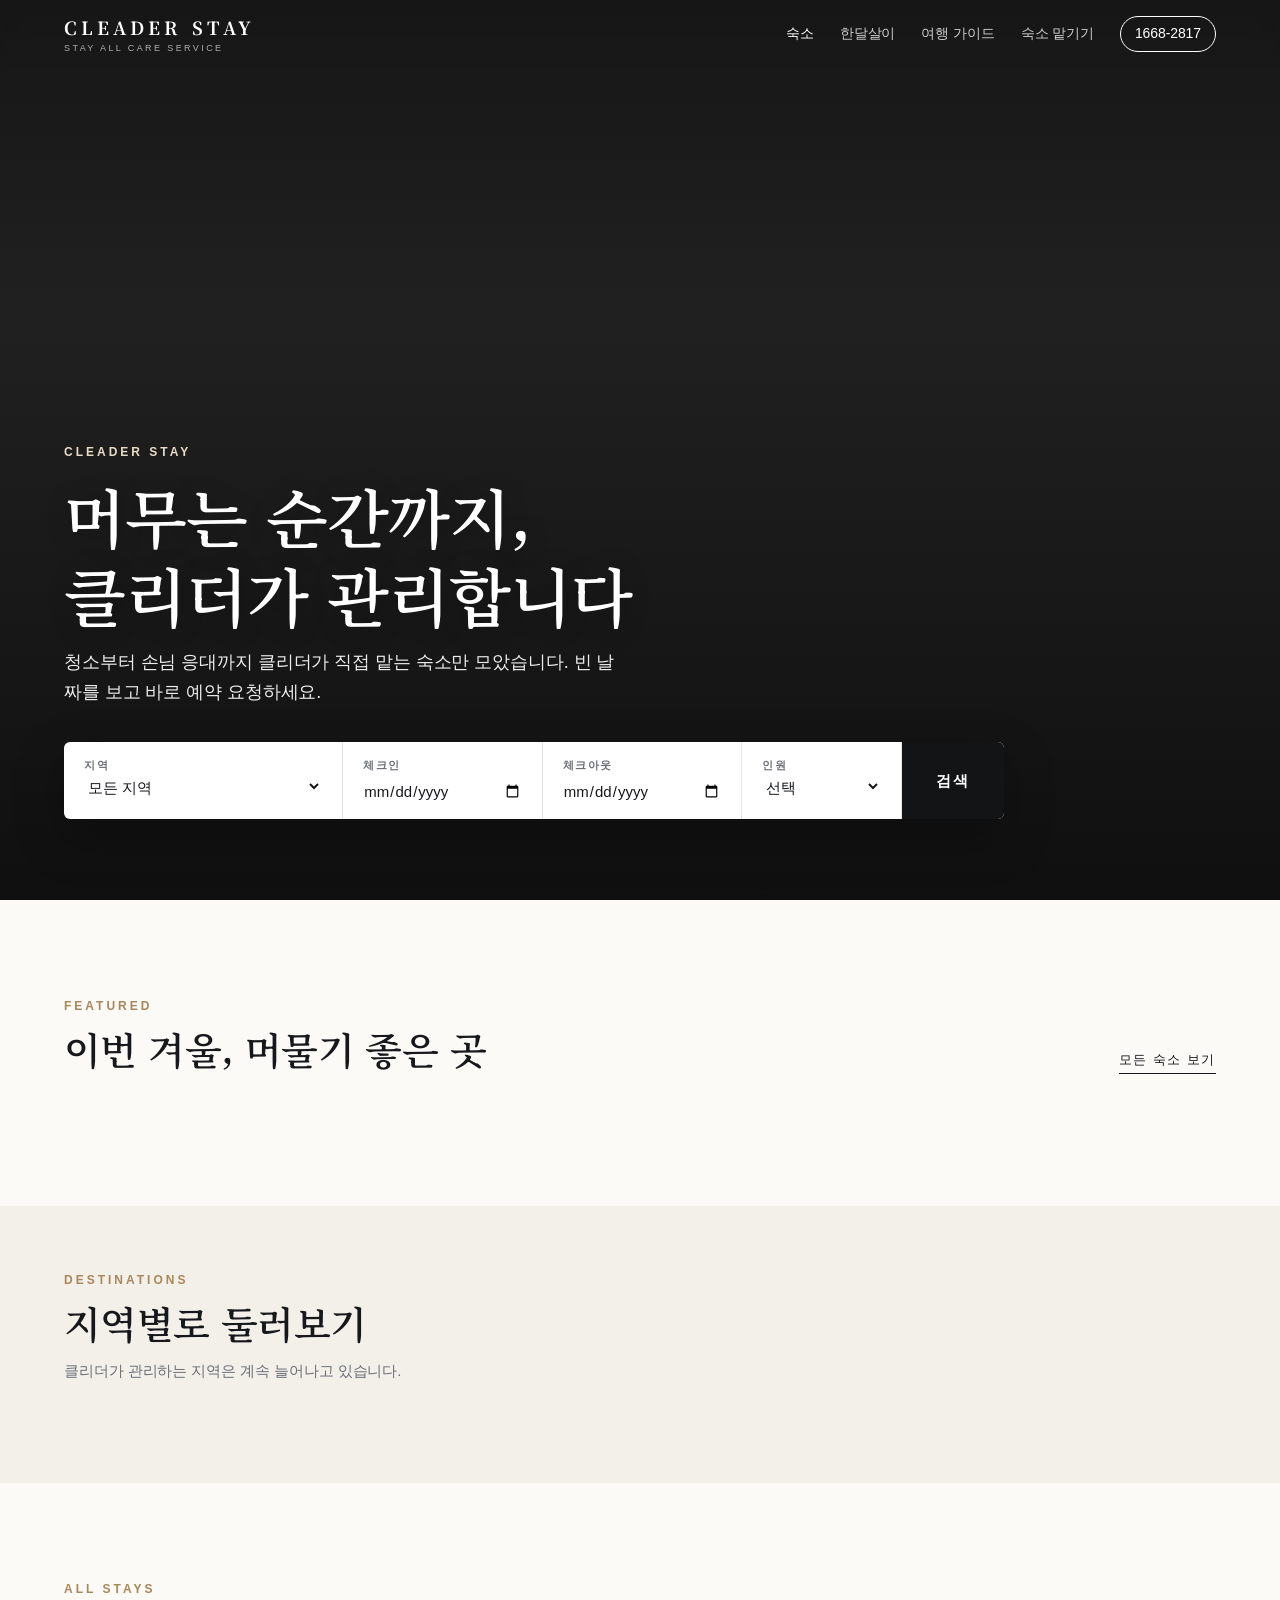
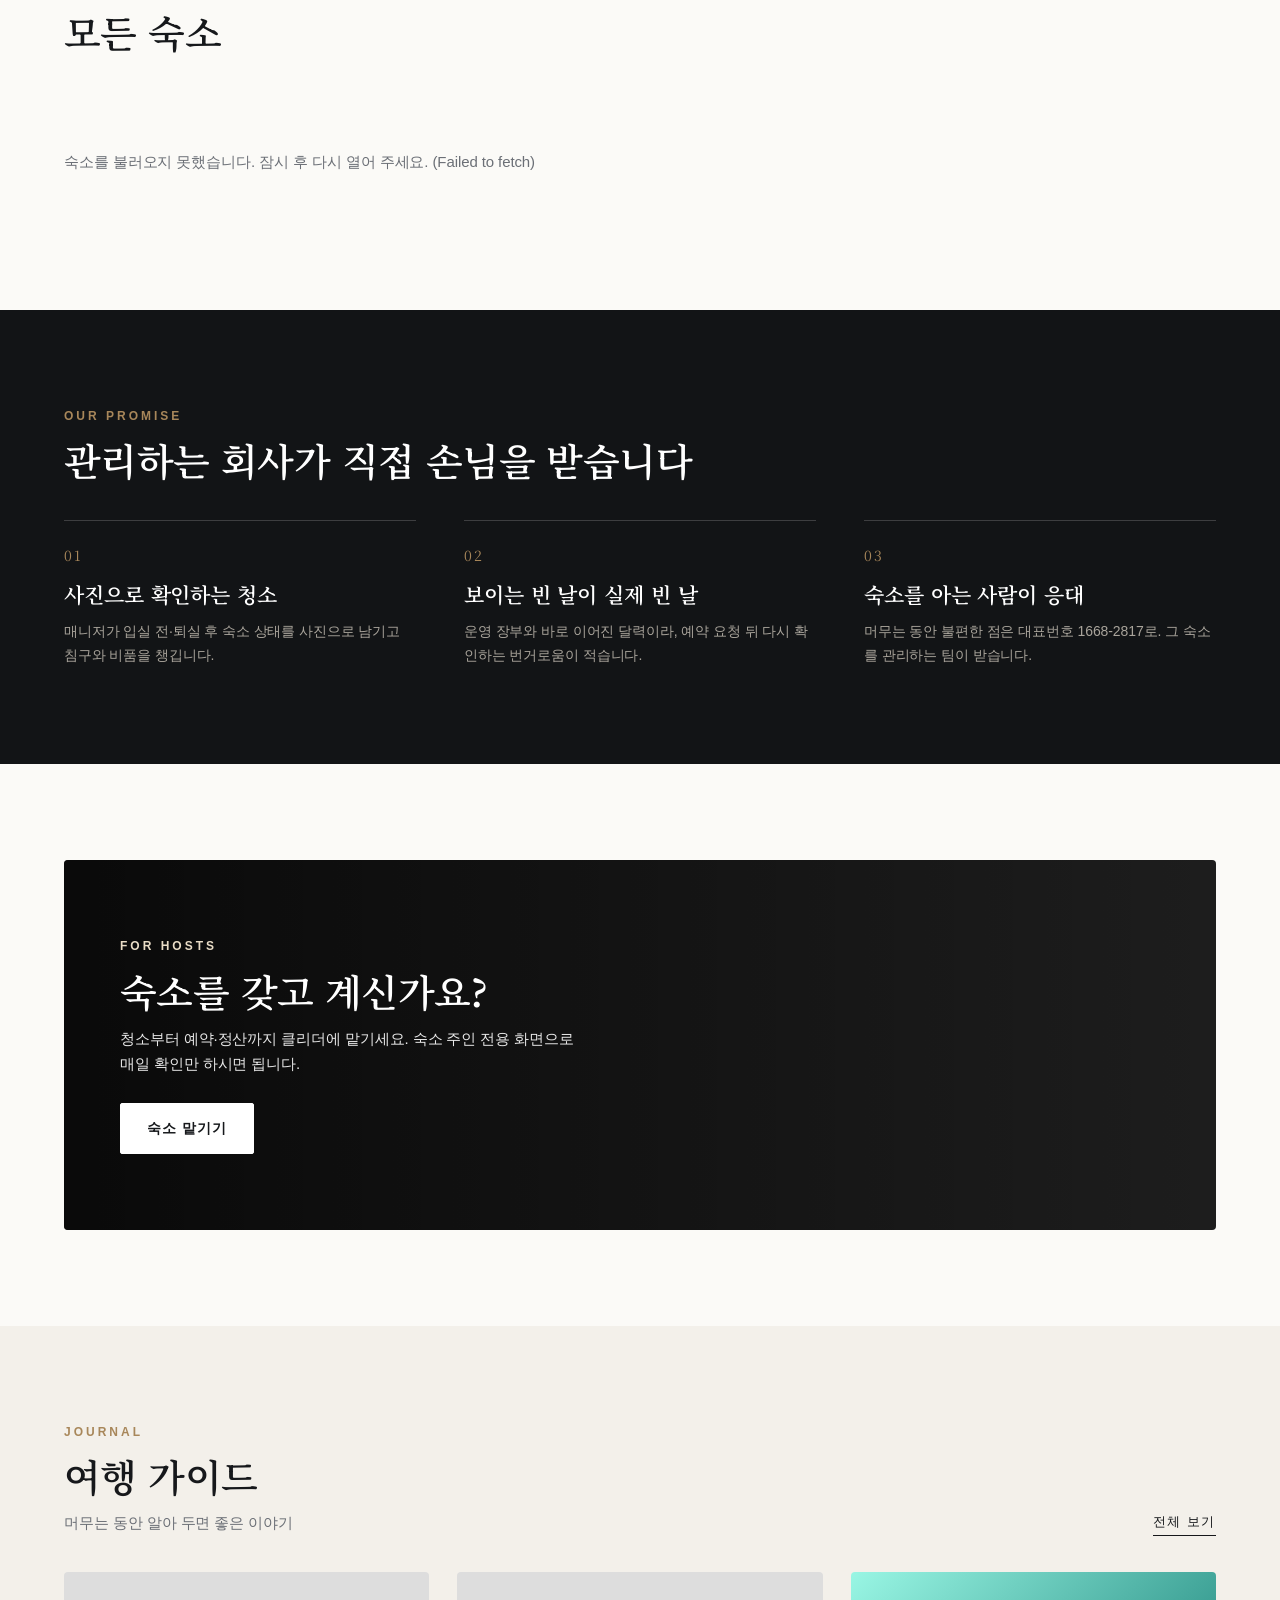
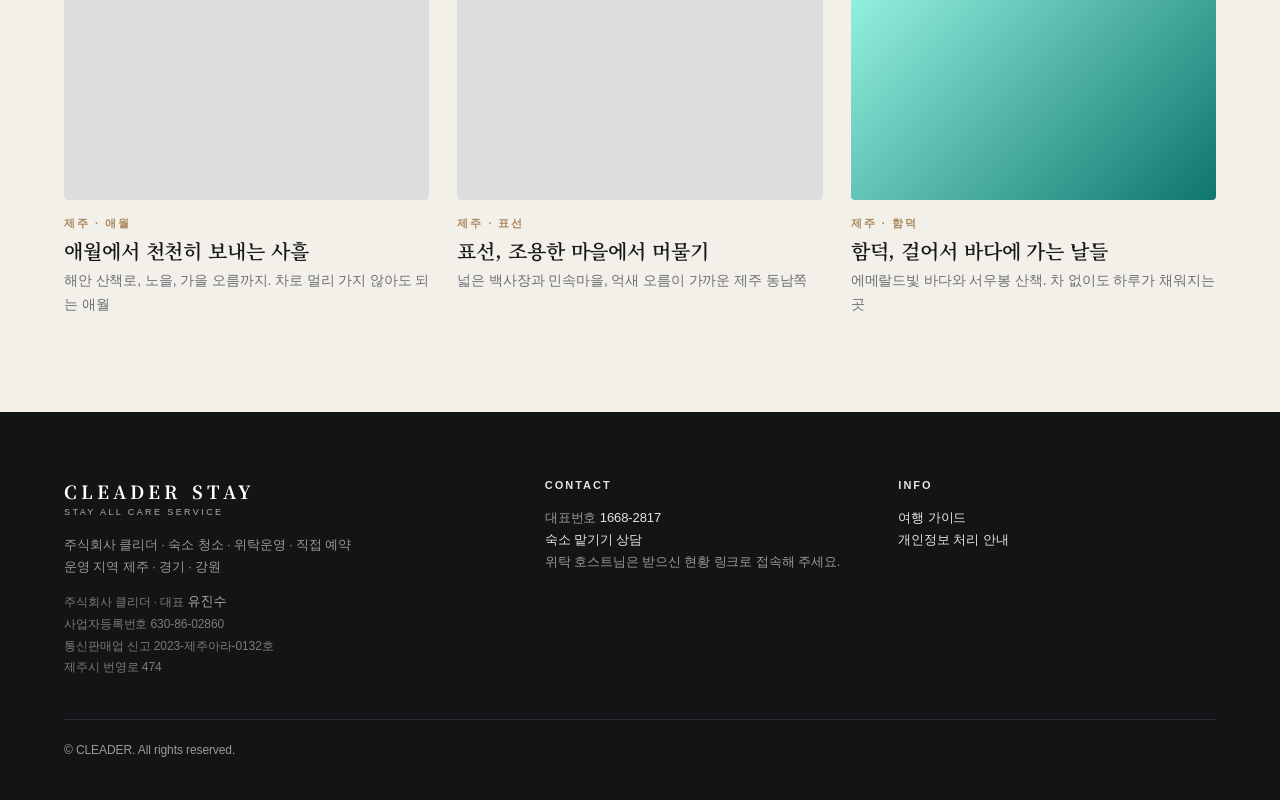
<file: index.html>
<!doctype html>
<html lang="ko">
<head>
<meta charset="utf-8">
<meta name="viewport" content="width=device-width,initial-scale=1">
<title>CLEADER STAY · 머무는 순간까지, 클리더가 관리합니다</title>
<meta name="description" content="클리더가 직접 청소하고 관리하는 숙소. 단박부터 한달살이까지 빈 날짜를 보고 바로 예약 요청하세요. 문의 1668-2817">
<meta name="robots" content="noindex">
<link rel="preconnect" href="https://fonts.googleapis.com"><link rel="preconnect" href="https://fonts.gstatic.com" crossorigin>
<link href="https://fonts.googleapis.com/css2?family=Noto+Serif+KR:wght@500;600;700&display=swap" rel="stylesheet">
<link rel="stylesheet" href="style.css">
</head>
<body data-page="home" class="over">
<header id="hd"></header>
<section class="hero" id="hero">
  <div class="wrap">
    <div class="eyebrow">CLEADER STAY</div>
    <h1>머무는 순간까지,<br>클리더가 관리합니다</h1>
    <p class="sub">청소부터 손님 응대까지 클리더가 직접 맡는 숙소만 모았습니다. 빈 날짜를 보고 바로 예약 요청하세요.</p>
    <form class="search" id="searchForm" autocomplete="off">
      <label>지역<select id="f-area"><option value="">모든 지역</option></select></label>
      <label>체크인<input type="date" id="f-in"></label>
      <label>체크아웃<input type="date" id="f-out"></label>
      <label>인원<select id="f-ppl"><option value="">선택</option><option>1</option><option>2</option><option>3</option><option>4</option><option>5</option><option>6</option><option>8</option><option>10</option></select></label>
      <button type="submit">검색</button>
    </form>
  </div>
  <div class="credit" id="heroCredit"></div>
</section>
<main>
  <section class="sec">
    <div class="wrap">
      <div class="sh"><div><div class="eyebrow">Featured</div><h2 id="featTitle">지금, 머물기 좋은 곳</h2></div><a class="more" href="#all">모든 숙소 보기</a></div>
      <div class="feature" id="feature"></div>
    </div>
  </section>
  <section class="sec soft tight" id="regionSec">
    <div class="wrap">
      <div class="sh"><div><div class="eyebrow">Destinations</div><h2>지역별로 둘러보기</h2><p>클리더가 관리하는 지역은 계속 늘어나고 있습니다.</p></div></div>
      <div class="regions" id="regions"></div>
    </div>
  </section>
  <section class="sec" id="all">
    <div class="wrap">
      <div class="sh"><div><div class="eyebrow">All stays</div><h2 id="allTitle">모든 숙소</h2></div></div>
      <div class="filters" id="chips"></div>
      <div class="grid" id="grid"></div>
    </div>
  </section>
  <section class="sec dark">
    <div class="wrap">
      <div class="sh"><div><div class="eyebrow">Our promise</div><h2 style="color:#fff">관리하는 회사가 직접 손님을 받습니다</h2></div></div>
      <div class="promise">
        <div><em>01</em><h3>사진으로 확인하는 청소</h3><p>매니저가 입실 전·퇴실 후 숙소 상태를 사진으로 남기고 침구와 비품을 챙깁니다.</p></div>
        <div><em>02</em><h3>보이는 빈 날이 실제 빈 날</h3><p>운영 장부와 바로 이어진 달력이라, 예약 요청 뒤 다시 확인하는 번거로움이 적습니다.</p></div>
        <div><em>03</em><h3>숙소를 아는 사람이 응대</h3><p>머무는 동안 불편한 점은 대표번호 1668-2817로. 그 숙소를 관리하는 팀이 받습니다.</p></div>
      </div>
    </div>
  </section>
  <section class="sec">
    <div class="wrap">
      <div class="band" id="hostBand">
        <div class="eyebrow" style="color:#e9dcc6">For hosts</div>
        <h2>숙소를 갖고 계신가요?</h2>
        <p>청소부터 예약·정산까지 클리더에 맡기세요. 숙소 주인 전용 화면으로 매일 확인만 하시면 됩니다.</p>
        <a class="btn w" href="host.html">숙소 맡기기</a>
      </div>
    </div>
  </section>
  <section class="sec soft">
    <div class="wrap">
      <div class="sh"><div><div class="eyebrow">Journal</div><h2>여행 가이드</h2><p>머무는 동안 알아 두면 좋은 이야기</p></div><a class="more" href="guide.html">전체 보기</a></div>
      <div class="glist" id="guideTeaser"></div>
    </div>
  </section>
</main>
<footer id="ft"></footer>
<script src="regions.js"></script>
<script src="guide-data.js"></script>
<script src="app.js"></script>
</body>
</html>
</file>
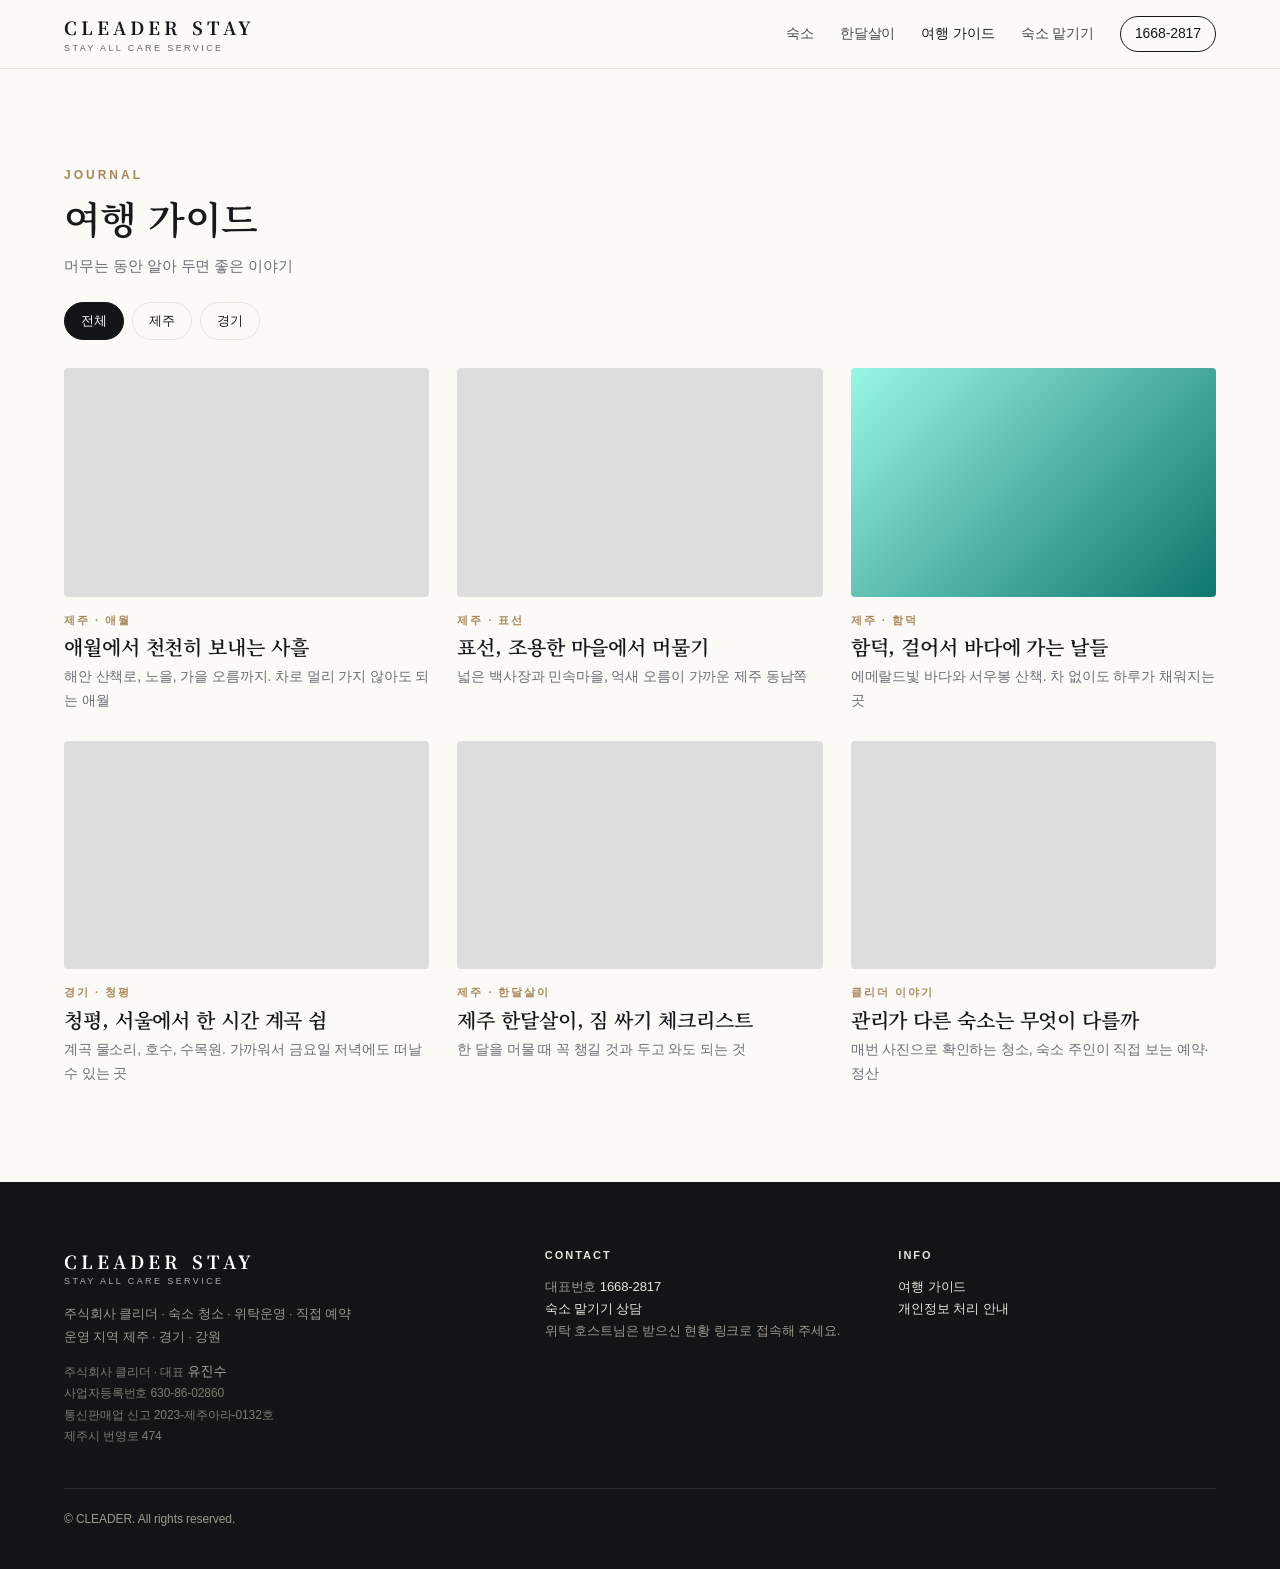
<file: guide.html>
<!doctype html>
<html lang="ko">
<head>
<meta charset="utf-8">
<meta name="viewport" content="width=device-width,initial-scale=1">
<title>여행 가이드 · CLEADER STAY</title>
<meta name="robots" content="noindex">
<link rel="preconnect" href="https://fonts.googleapis.com"><link rel="preconnect" href="https://fonts.gstatic.com" crossorigin>
<link href="https://fonts.googleapis.com/css2?family=Noto+Serif+KR:wght@500;600;700&display=swap" rel="stylesheet">
<link rel="stylesheet" href="style.css">
</head>
<body data-page="guide">
<header id="hd"></header>
<main id="main"></main>
<footer id="ft"></footer>
<script src="regions.js"></script>
<script src="guide-data.js"></script>
<script src="app.js"></script>
</body>
</html>
</file>
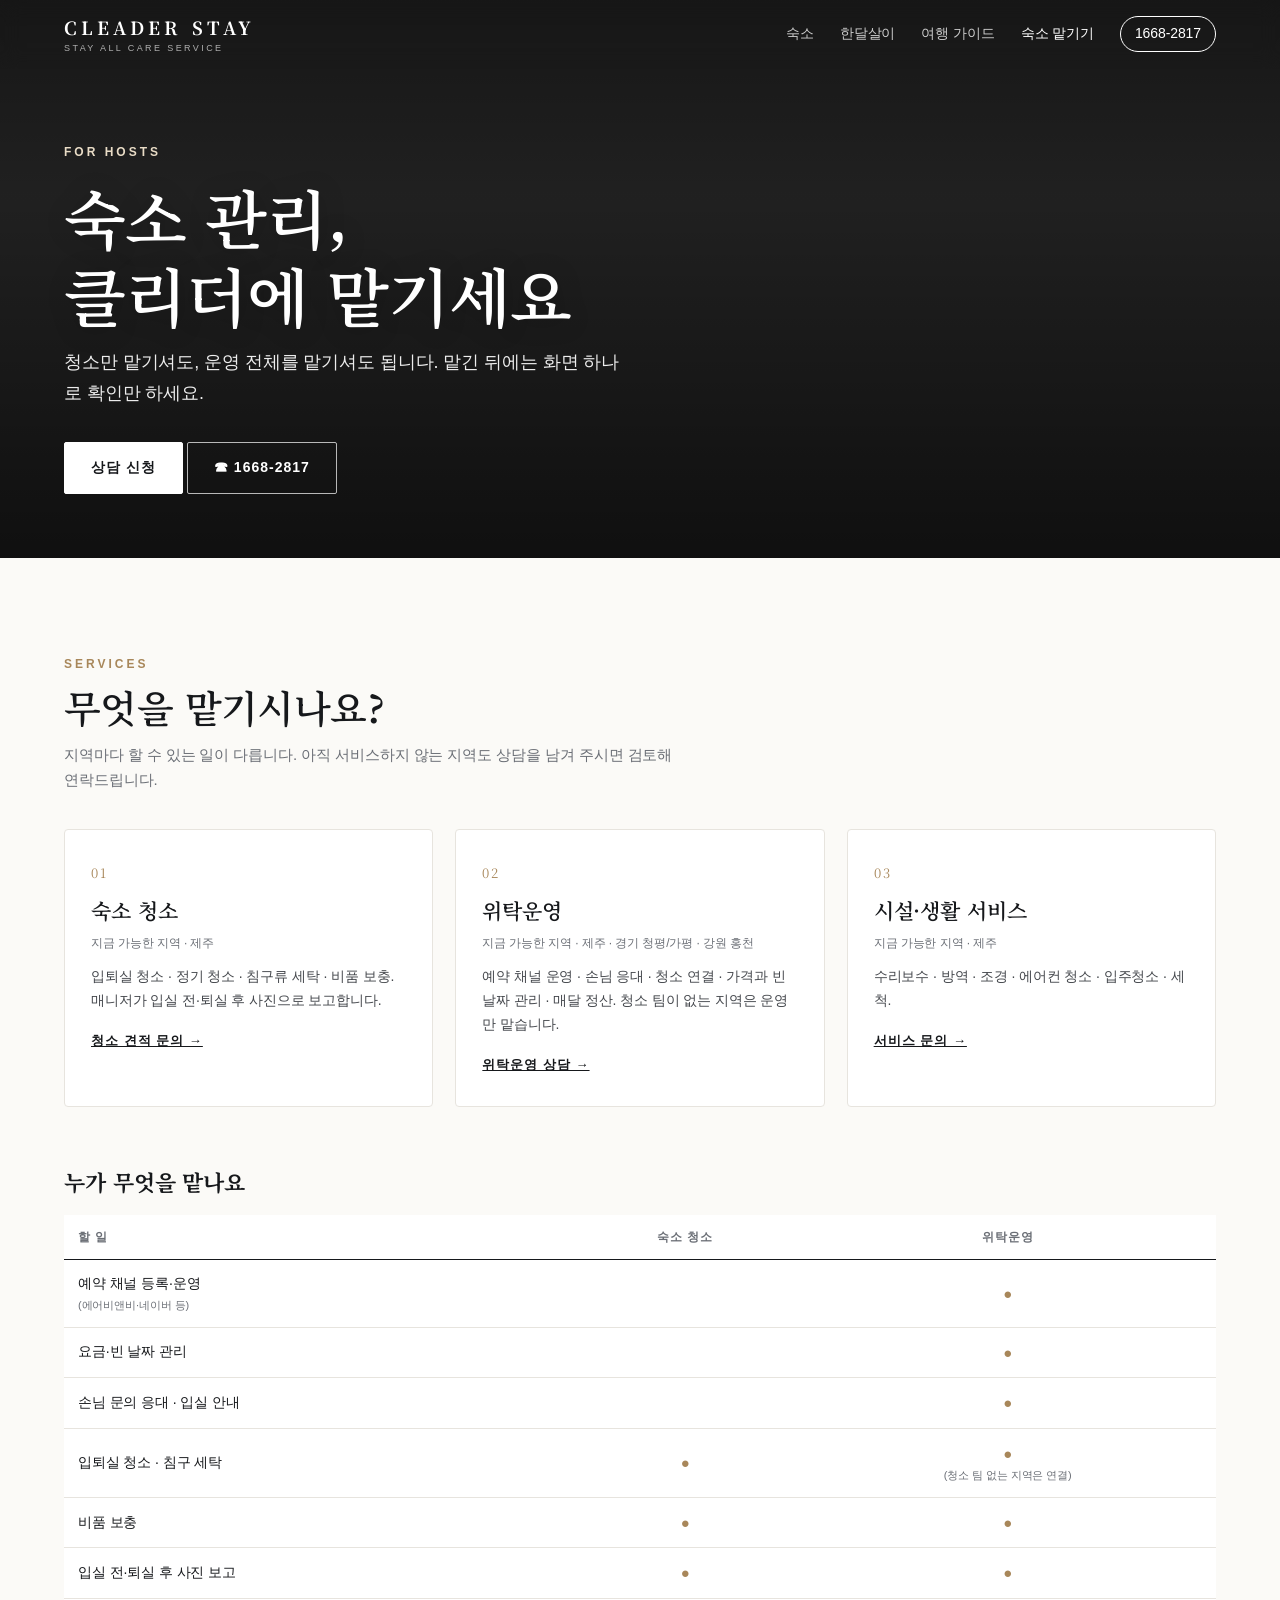
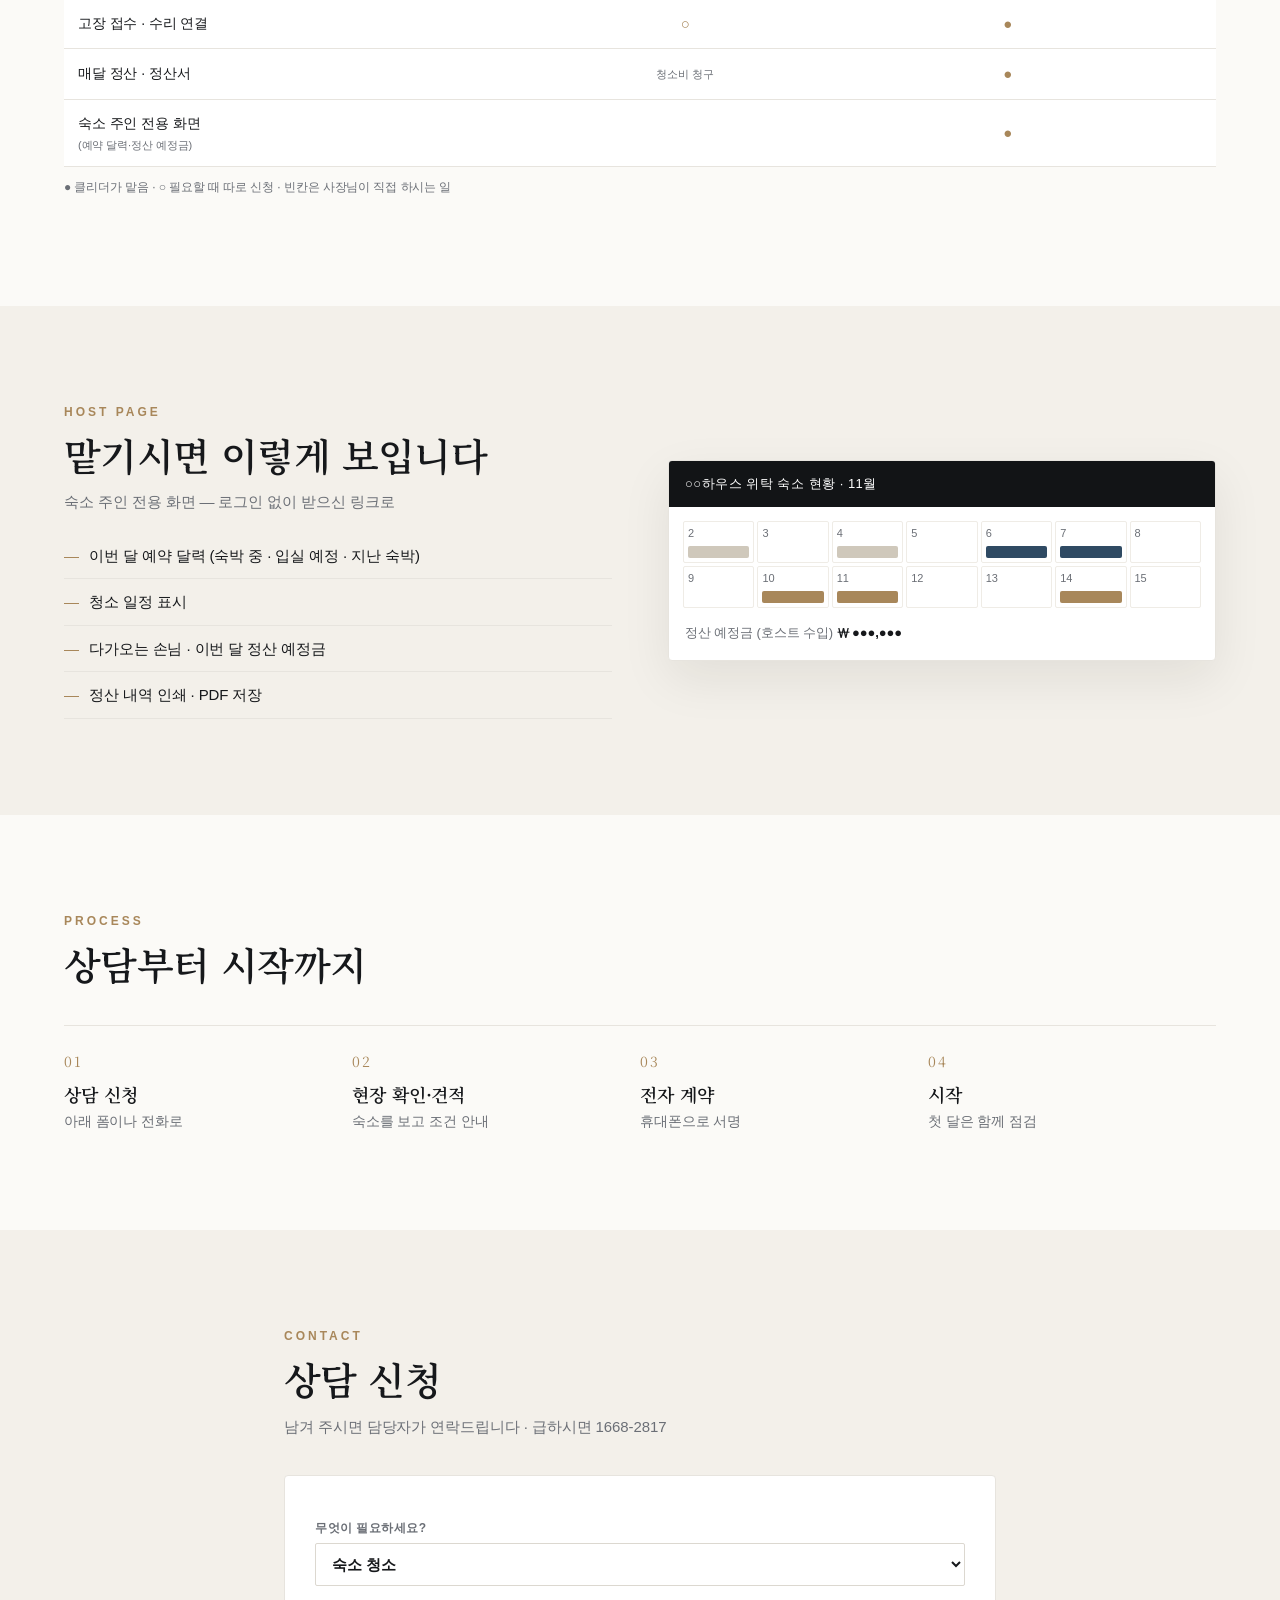
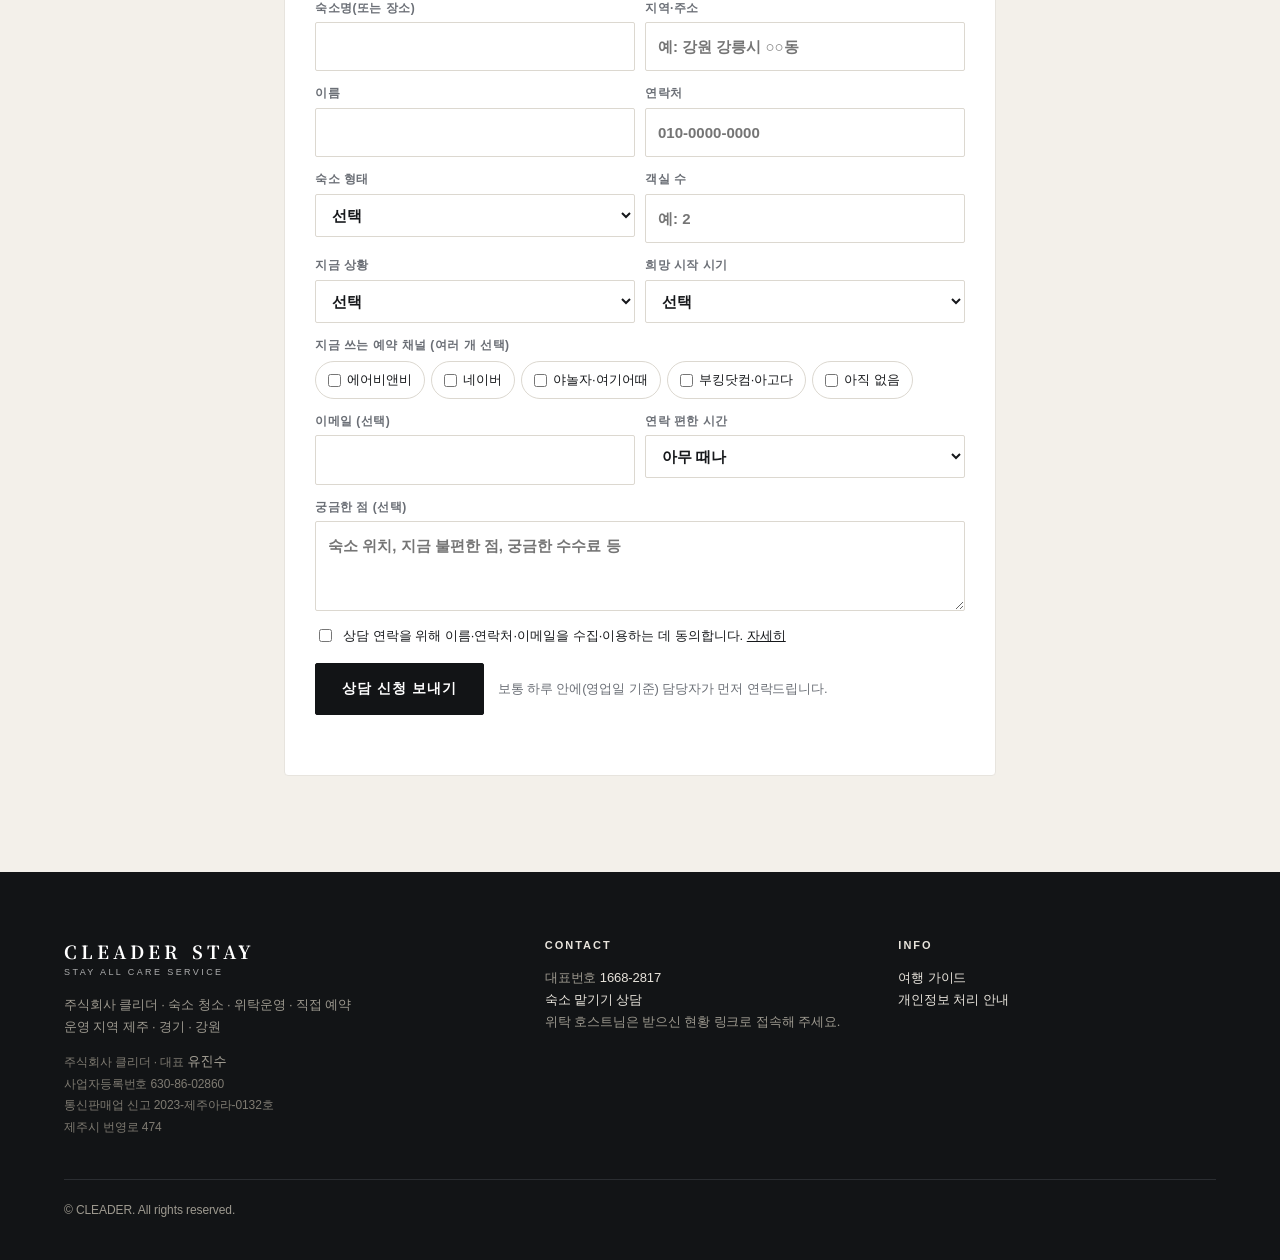
<file: host.html>
<!doctype html>
<html lang="ko">
<head>
<meta charset="utf-8">
<meta name="viewport" content="width=device-width,initial-scale=1">
<title>숙소 맡기기 · CLEADER</title>
<meta name="description" content="숙소 청소와 위탁운영을 클리더에 맡기세요. 사진으로 보고하는 청소와 숙소 주인 전용 예약·정산 화면. 상담 1668-2817">
<meta name="robots" content="noindex">
<link rel="preconnect" href="https://fonts.googleapis.com"><link rel="preconnect" href="https://fonts.gstatic.com" crossorigin>
<link href="https://fonts.googleapis.com/css2?family=Noto+Serif+KR:wght@500;600;700&display=swap" rel="stylesheet">
<link rel="stylesheet" href="style.css">
</head>
<body data-page="host" class="over">
<header id="hd"></header>
<section class="hero short" id="hero">
  <div class="wrap">
    <div class="eyebrow">For hosts</div>
    <h1>숙소 관리,<br>클리더에 맡기세요</h1>
    <p class="sub">청소만 맡기셔도, 운영 전체를 맡기셔도 됩니다. 맡긴 뒤에는 화면 하나로 확인만 하세요.</p>
    <a class="btn w" href="#form">상담 신청</a> <a class="btn ghost" href="tel:1668-2817">☎ 1668-2817</a>
  </div>
</section>
<main>
  <section class="stats" id="stats" hidden>
    <div class="wrap">
      <div class="nums">
        <div><b id="st-homes">–</b><span>운영 중인 숙소</span></div>
        <div><b id="st-rate">–</b><span>최근 90일 평균 예약률</span></div>
        <div><b id="st-nights">–</b><span>최근 90일 숙박</span></div>
        <div><b>매번</b><span>청소 후 사진 보고</span></div>
      </div>
      <p class="foot" id="st-foot"></p>
    </div>
  </section>
  <section class="sec">
    <div class="wrap">
      <div class="sh"><div><div class="eyebrow">Services</div><h2>무엇을 맡기시나요?</h2><p>지역마다 할 수 있는 일이 다릅니다. 아직 서비스하지 않는 지역도 상담을 남겨 주시면 검토해 연락드립니다.</p></div></div>
      <div class="svc">
        <div><em>01</em><h3>숙소 청소</h3><div class="where">지금 가능한 지역 · 제주</div><p>입퇴실 청소 · 정기 청소 · 침구류 세탁 · 비품 보충. 매니저가 입실 전·퇴실 후 사진으로 보고합니다.</p><a href="host.html?s=%EC%88%99%EC%86%8C%20%EC%B2%AD%EC%86%8C#form">청소 견적 문의 →</a></div>
        <div><em>02</em><h3>위탁운영</h3><div class="where">지금 가능한 지역 · 제주 · 경기 청평/가평 · 강원 홍천</div><p>예약 채널 운영 · 손님 응대 · 청소 연결 · 가격과 빈 날짜 관리 · 매달 정산. 청소 팀이 없는 지역은 운영만 맡습니다.</p><a href="host.html?s=%EC%9C%84%ED%83%81%EC%9A%B4%EC%98%81#form">위탁운영 상담 →</a></div>
        <div><em>03</em><h3>시설·생활 서비스</h3><div class="where">지금 가능한 지역 · 제주</div><p>수리보수 · 방역 · 조경 · 에어컨 청소 · 입주청소 · 세척.</p><a href="host.html?s=%EC%8B%9C%EC%84%A4%C2%B7%EC%83%9D%ED%99%9C%20%EC%84%9C%EB%B9%84%EC%8A%A4#form">서비스 문의 →</a></div>
      </div>
      <div class="matrix">
        <h3>누가 무엇을 맡나요</h3>
        <div class="mx-scroll"><table>
          <thead><tr><th>할 일</th><th>숙소 청소</th><th>위탁운영</th></tr></thead>
          <tbody>
            <tr><td>예약 채널 등록·운영 <small>(에어비앤비·네이버 등)</small></td><td></td><td>●</td></tr>
            <tr><td>요금·빈 날짜 관리</td><td></td><td>●</td></tr>
            <tr><td>손님 문의 응대 · 입실 안내</td><td></td><td>●</td></tr>
            <tr><td>입퇴실 청소 · 침구 세탁</td><td>●</td><td>● <small>(청소 팀 없는 지역은 연결)</small></td></tr>
            <tr><td>비품 보충</td><td>●</td><td>●</td></tr>
            <tr><td>입실 전·퇴실 후 사진 보고</td><td>●</td><td>●</td></tr>
            <tr><td>고장 접수 · 수리 연결</td><td>○</td><td>●</td></tr>
            <tr><td>매달 정산 · 정산서</td><td><small>청소비 청구</small></td><td>●</td></tr>
            <tr><td>숙소 주인 전용 화면 <small>(예약 달력·정산 예정금)</small></td><td></td><td>●</td></tr>
          </tbody>
        </table></div>
        <p class="note">● 클리더가 맡음 · ○ 필요할 때 따로 신청 · 빈칸은 사장님이 직접 하시는 일</p>
      </div>
    </div>
  </section>
  <section class="sec soft">
    <div class="wrap split">
      <div>
        <div class="eyebrow">Host page</div>
        <h2>맡기시면 이렇게 보입니다</h2>
        <p class="lead">숙소 주인 전용 화면 — 로그인 없이 받으신 링크로</p>
        <ul class="ticks">
          <li>이번 달 예약 달력 (숙박 중 · 입실 예정 · 지난 숙박)</li>
          <li>청소 일정 표시</li>
          <li>다가오는 손님 · 이번 달 정산 예정금</li>
          <li>정산 내역 인쇄 · PDF 저장</li>
        </ul>
      </div>
      <div class="mock" aria-hidden="true">
        <div class="mh">○○하우스 위탁 숙소 현황 · 11월</div>
        <div class="mc">
          <span>2<div class="bar" style="background:#cfc8bb"></div></span><span>3</span><span>4<div class="bar" style="background:#cfc8bb"></div></span><span>5</span><span>6<div class="bar" style="background:#2f4a63"></div></span><span>7<div class="bar" style="background:#2f4a63"></div></span><span>8</span>
          <span>9</span><span>10<div class="bar" style="background:#a8875a"></div></span><span>11<div class="bar" style="background:#a8875a"></div></span><span>12</span><span>13</span><span>14<div class="bar" style="background:#a8875a"></div></span><span>15</span>
        </div>
        <div style="padding:0 16px 16px;font-size:13px;color:var(--sub)">정산 예정금 (호스트 수입) <b style="color:var(--ink)">₩ ●●●,●●●</b></div>
      </div>
    </div>
  </section>
  <section class="sec">
    <div class="wrap">
      <div class="sh"><div><div class="eyebrow">Process</div><h2>상담부터 시작까지</h2></div></div>
      <div class="steps"><div><b>상담 신청</b>아래 폼이나 전화로</div><div><b>현장 확인·견적</b>숙소를 보고 조건 안내</div><div><b>전자 계약</b>휴대폰으로 서명</div><div><b>시작</b>첫 달은 함께 점검</div></div>
    </div>
  </section>
  <section class="sec soft" id="form">
    <div class="wrap" style="max-width:760px">
      <div class="sh"><div><div class="eyebrow">Contact</div><h2>상담 신청</h2><p>남겨 주시면 담당자가 연락드립니다 · 급하시면 1668-2817</p></div></div>
      <form class="form box" id="careForm" autocomplete="on">
        <label>무엇이 필요하세요?<select id="c-svc"><option>숙소 청소</option><option>위탁운영</option><option>시설·생활 서비스</option><option>기타</option></select></label>
        <div class="two"><label>숙소명(또는 장소)<input id="c-place" required maxlength="100"></label><label>지역·주소<input id="c-addr" maxlength="200" placeholder="예: 강원 강릉시 ○○동"></label></div>
        <div class="two"><label>이름<input id="c-name" required maxlength="40"></label><label>연락처<input id="c-phone" type="tel" required placeholder="010-0000-0000"></label></div>
        <div class="two"><label>숙소 형태<select id="c-type"><option value="">선택</option><option>독채·단독주택</option><option>여러 객실 (펜션·풀빌라)</option><option>게스트하우스</option><option>아파트·오피스텔</option><option>매매·인수 검토 중</option><option>기타</option></select></label>
          <label>객실 수<input id="c-rooms" type="number" min="1" max="200" inputmode="numeric" placeholder="예: 2"></label></div>
        <div class="two"><label>지금 상황<select id="c-now"><option value="">선택</option><option>직접 운영 중</option><option>다른 업체에 맡기는 중</option><option>오픈 준비 중</option><option>아직 운영 안 함</option></select></label>
          <label>희망 시작 시기<select id="c-when"><option value="">선택</option><option>바로</option><option>1개월 안</option><option>2~3개월 안</option><option>아직 미정</option></select></label></div>
        <fieldset class="checks"><legend>지금 쓰는 예약 채널 (여러 개 선택)</legend>
          <label><input type="checkbox" name="c-ch" value="에어비앤비"> 에어비앤비</label><label><input type="checkbox" name="c-ch" value="네이버"> 네이버</label><label><input type="checkbox" name="c-ch" value="야놀자·여기어때"> 야놀자·여기어때</label><label><input type="checkbox" name="c-ch" value="부킹닷컴·아고다"> 부킹닷컴·아고다</label><label><input type="checkbox" name="c-ch" value="없음"> 아직 없음</label>
        </fieldset>
        <div class="two"><label>이메일 (선택)<input id="c-email" type="email"></label>
          <label>연락 편한 시간<select id="c-time"><option>아무 때나</option><option>오전 (9~12시)</option><option>오후 (12~6시)</option><option>저녁 (6시 이후)</option></select></label></div>
        <label>궁금한 점 (선택)<textarea id="c-memo" maxlength="700" placeholder="숙소 위치, 지금 불편한 점, 궁금한 수수료 등"></textarea></label>
        <div class="hp"><label>웹사이트<input id="c-web" tabindex="-1" autocomplete="off"></label></div>
        <label class="chk"><input type="checkbox" id="c-ok"> <span>상담 연락을 위해 이름·연락처·이메일을 수집·이용하는 데 동의합니다. <a href="privacy.html" target="_blank">자세히</a></span></label>
        <div class="sendrow"><button class="btn" id="c-send" type="submit">상담 신청 보내기</button><span>보통 하루 안에(영업일 기준) 담당자가 먼저 연락드립니다.</span></div>
        <div class="msg" id="c-msg" role="status"></div>
      </form>
    </div>
  </section>
</main>
<footer id="ft"></footer>
<script src="regions.js"></script>
<script src="app.js"></script>
</body>
</html>
</file>
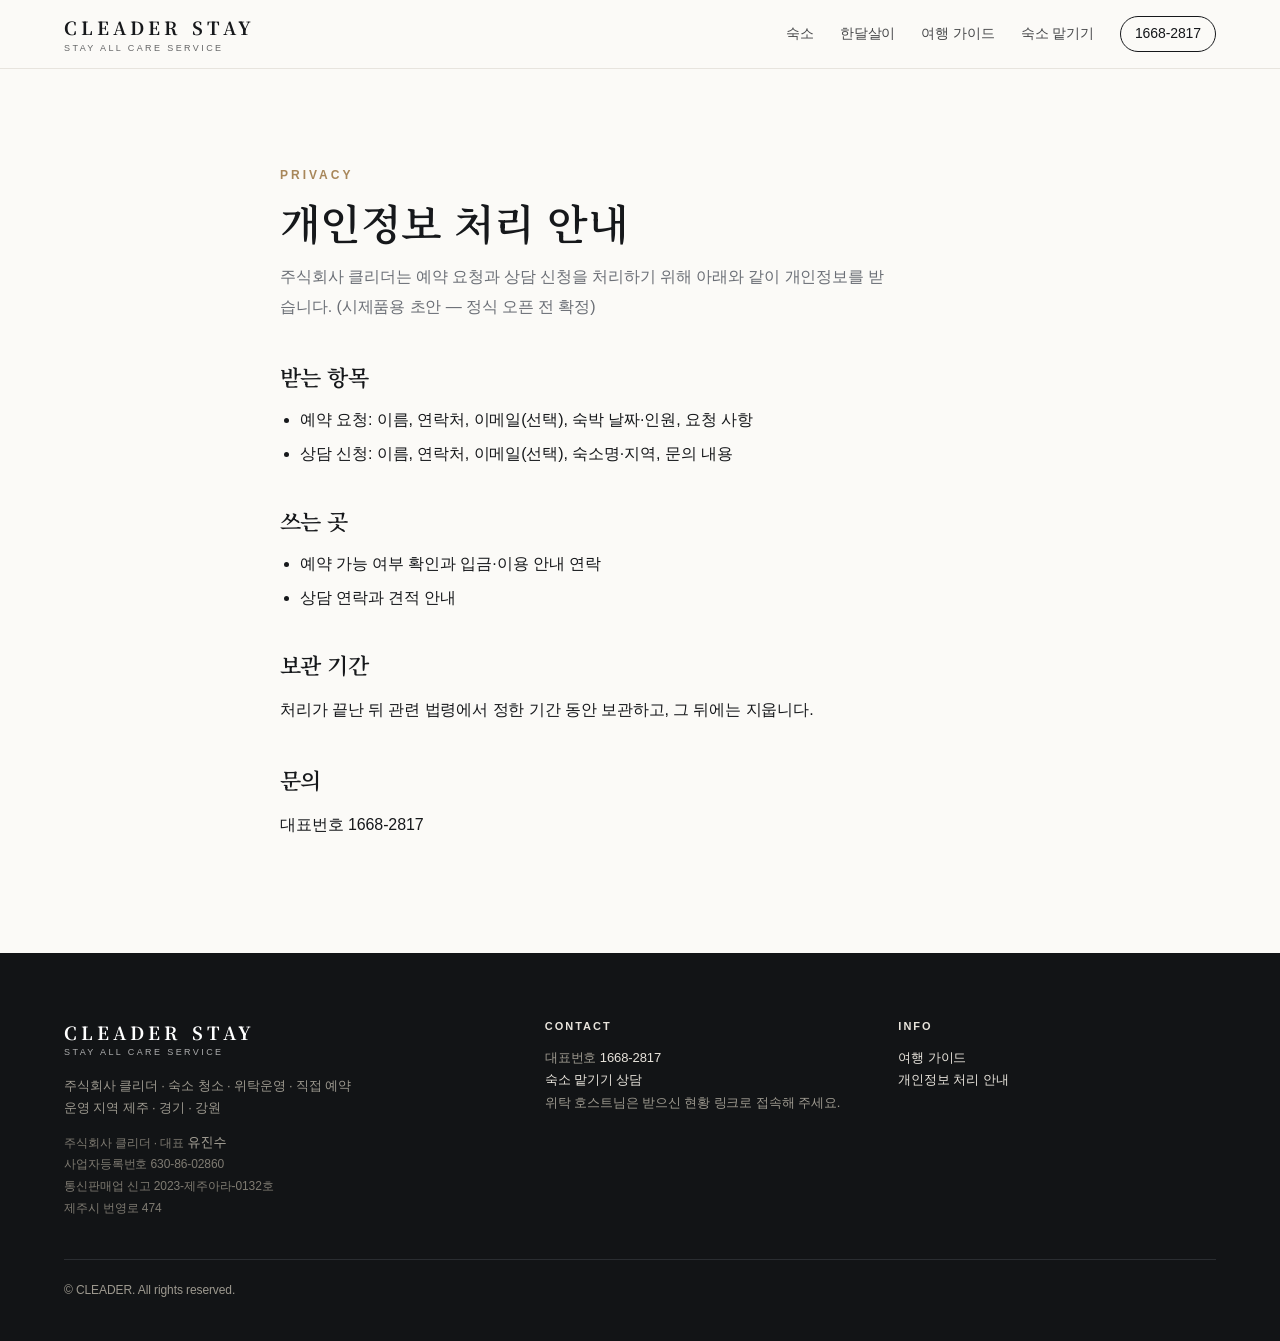
<file: privacy.html>
<!doctype html>
<html lang="ko">
<head>
<meta charset="utf-8">
<meta name="viewport" content="width=device-width,initial-scale=1">
<title>개인정보 처리 안내 · CLEADER</title>
<meta name="robots" content="noindex">
<link rel="preconnect" href="https://fonts.googleapis.com"><link rel="preconnect" href="https://fonts.gstatic.com" crossorigin>
<link href="https://fonts.googleapis.com/css2?family=Noto+Serif+KR:wght@500;600;700&display=swap" rel="stylesheet">
<link rel="stylesheet" href="style.css">
</head>
<body data-page="privacy">
<header id="hd"></header>
<main class="wrap"><article class="article sec">
<div class="eyebrow">Privacy</div>
<h1>개인정보 처리 안내</h1>
<p class="lead">주식회사 클리더는 예약 요청과 상담 신청을 처리하기 위해 아래와 같이 개인정보를 받습니다. (시제품용 초안 — 정식 오픈 전 확정)</p>
<h2>받는 항목</h2>
<ul><li>예약 요청: 이름, 연락처, 이메일(선택), 숙박 날짜·인원, 요청 사항</li><li>상담 신청: 이름, 연락처, 이메일(선택), 숙소명·지역, 문의 내용</li></ul>
<h2>쓰는 곳</h2>
<ul><li>예약 가능 여부 확인과 입금·이용 안내 연락</li><li>상담 연락과 견적 안내</li></ul>
<h2>보관 기간</h2>
<p>처리가 끝난 뒤 관련 법령에서 정한 기간 동안 보관하고, 그 뒤에는 지웁니다.</p>
<h2>문의</h2>
<p>대표번호 1668-2817</p>
</article></main>
<footer id="ft"></footer>
<script src="app.js"></script>
</body>
</html>
</file>
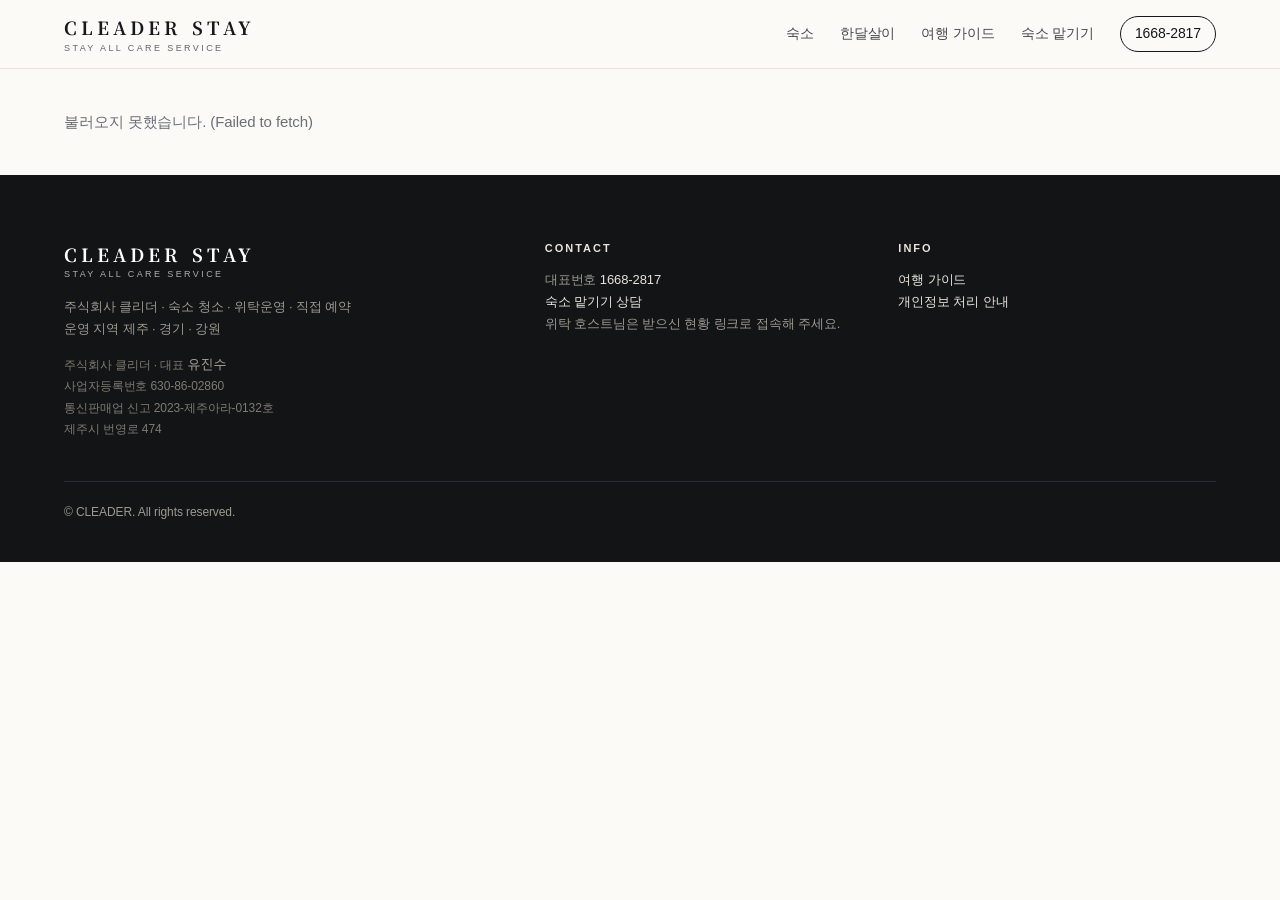
<file: room.html>
<!doctype html>
<html lang="ko">
<head>
<meta charset="utf-8">
<meta name="viewport" content="width=device-width,initial-scale=1">
<title>숙소 · CLEADER STAY</title>
<meta name="robots" content="noindex">
<link rel="preconnect" href="https://fonts.googleapis.com"><link rel="preconnect" href="https://fonts.gstatic.com" crossorigin>
<link href="https://fonts.googleapis.com/css2?family=Noto+Serif+KR:wght@500;600;700&display=swap" rel="stylesheet">
<link rel="stylesheet" href="style.css">
</head>
<body data-page="room">
<header id="hd"></header>
<main id="main" class="wrap">
  <div class="crumb" id="crumb"><a href="./">CLEADER STAY</a></div>
  <div class="rhead">
    <div><div class="eyebrow" id="r-area"></div><h1 id="r-name">불러오는 중…</h1><div class="meta" id="r-meta"></div></div>
  </div>
  <div class="gal" id="gal"></div>
  <div class="detail">
    <div>
      <div class="tags" id="r-tags"></div>
      <p class="rline" id="r-line"></p>
      <div class="desc" id="r-desc"></div>
      <div class="care">
        <div><b>사진으로 확인하는 청소</b><p>입실 전·퇴실 후 매니저가 숙소 상태를 사진으로 남깁니다.</p></div>
        <div><b>침구·비품 관리</b><p>세탁한 침구와 기본 비품을 매번 확인해 채웁니다.</p></div>
        <div><b>대표번호 응대</b><p>머무는 동안 불편한 점은 1668-2817로 알려 주세요.</p></div>
      </div>
    </div>
    <aside class="bookbox" id="book">
      <div class="pr" id="r-price">요금 문의</div>
      <div class="note" style="margin-top:0">빈 날짜를 확인하고 예약을 요청하세요</div>
      <div class="cal-head" id="calHead"><button type="button" class="prev" aria-label="이전 달">‹</button><b></b><button type="button" class="next" aria-label="다음 달">›</button></div>
      <div id="cal"></div>
      <form class="form" id="bookForm" autocomplete="on">
        <div class="two"><label>체크인<input type="date" id="b-in" required></label><label>체크아웃<input type="date" id="b-out" required></label></div>
        <div id="b-info" class="note"></div>
        <label>인원<select id="b-ppl"><option>1</option><option selected>2</option><option>3</option><option>4</option><option>5</option><option>6</option><option>7</option><option>8</option><option>10</option><option>12</option></select></label>
        <label>이름<input id="b-name" required maxlength="40"></label>
        <label>연락처<input id="b-phone" type="tel" required placeholder="010-0000-0000"></label>
        <label>이메일 (선택)<input id="b-email" type="email"></label>
        <label>요청 사항 (선택)<textarea id="b-memo" maxlength="1000" placeholder="도착 예정 시간, 아이 동반, 한달살이 문의 등"></textarea></label>
        <div class="hp"><label>웹사이트<input id="b-web" tabindex="-1" autocomplete="off"></label></div>
        <label class="chk"><input type="checkbox" id="b-ok"> <span>예약 확인 연락을 위해 이름·연락처·이메일을 수집·이용하는 데 동의합니다. <a href="privacy.html" target="_blank">자세히</a></span></label>
        <button class="btn" id="b-send" type="submit" style="width:100%;margin-top:16px">예약 요청 보내기</button>
        <div class="msg" id="b-msg" role="status"></div>
        <div class="note">요청을 보내면 클리더가 확인한 뒤 문자로 입금·이용 안내를 드립니다. 아직 결제되지 않습니다.</div>
        <a id="r-link" class="btn line" style="display:none;width:100%;margin-top:10px" target="_blank" rel="noopener">다른 예약 채널에서 보기</a>
      </form>
    </aside>
  </div>
  <div style="height:80px"></div>
</main>
<div class="mbook"><div><b id="m-price">요금 문의</b><div class="note" style="margin:0" id="m-info">날짜를 골라 주세요</div></div><button class="btn" id="m-go" type="button">예약 요청</button></div>
<footer id="ft"></footer>
<script src="regions.js"></script>
<script src="app.js"></script>
</body>
</html>
</file>
<file: style.css>
/* CLEADER STAY · 사진 중심 고급형 (2026-11-25) */
:root{--ink:#16181b;--sub:#6b6f76;--line:#e7e4de;--bg:#fbfaf7;--card:#fff;--soft:#f3f0ea;--dark:#121416;--gold:#a8875a;--ok:#2f6b3a;--bad:#a33a2b;
--serif:"Noto Serif KR","Nanum Myeongjo",serif;--sans:"Pretendard",-apple-system,BlinkMacSystemFont,"Apple SD Gothic Neo","Malgun Gothic",sans-serif}
*{box-sizing:border-box}
html{-webkit-text-size-adjust:100%;scroll-behavior:smooth}
body{margin:0;background:var(--bg);color:var(--ink);font:15px/1.7 var(--sans);letter-spacing:-.1px}
a{color:inherit}
img{max-width:100%;display:block}
.wrap{max-width:1200px;margin:0 auto;padding:0 24px}
@media (max-width:640px){.wrap{padding:0 16px}}
.serif{font-family:var(--serif)}
.eyebrow{font-size:12px;letter-spacing:3px;text-transform:uppercase;color:var(--gold);font-weight:600}
/* ---------- header ---------- */
.hd{position:sticky;top:0;z-index:40;background:rgba(251,250,247,.94);backdrop-filter:blur(10px);border-bottom:1px solid var(--line);transition:background .25s,border-color .25s,color .25s}
.hd .wrap{display:flex;align-items:center;justify-content:space-between;height:68px;gap:16px}
.logo{text-decoration:none;font-family:var(--serif);font-weight:700;letter-spacing:4px;font-size:18px;white-space:nowrap}
.logo small{display:block;font-family:var(--sans);font-size:9px;font-weight:500;letter-spacing:2.4px;opacity:.65;margin-top:-2px}
.nav{display:flex;gap:26px;align-items:center;font-size:14px}
.nav a{text-decoration:none;opacity:.78}.nav a.on,.nav a:hover{opacity:1}
.nav .tel{border:1px solid currentColor;border-radius:999px;padding:5px 14px;opacity:1}
.menu-btn{display:none;border:0;background:transparent;color:inherit;font-size:22px;padding:4px 6px;cursor:pointer}
body.over .hd{position:fixed;left:0;right:0;background:transparent;border-color:transparent;color:#fff}
body.over .hd.solid{background:rgba(251,250,247,.96);border-color:var(--line);color:var(--ink)}
@media (max-width:860px){
  .nav{display:none;position:absolute;top:68px;left:0;right:0;background:var(--bg);color:var(--ink);flex-direction:column;align-items:flex-start;padding:14px 20px 20px;gap:14px;border-bottom:1px solid var(--line)}
  .nav.open{display:flex}.menu-btn{display:block}
}
/* ---------- hero ---------- */
.hero{position:relative;min-height:100vh;min-height:100svh;display:flex;align-items:flex-end;color:#fff;background:#222 center/cover no-repeat}
.hero::before{content:"";position:absolute;inset:0;background:linear-gradient(180deg,rgba(0,0,0,.35) 0%,rgba(0,0,0,.05) 35%,rgba(0,0,0,.55) 100%)}
.hero .wrap{position:relative;width:100%;padding-bottom:9vh}
.hero .eyebrow{color:#e9dcc6}
.hero h1{font-family:var(--serif);font-weight:600;font-size:clamp(32px,5.6vw,64px);line-height:1.22;letter-spacing:-1px;margin:14px 0 14px;text-shadow:0 2px 24px rgba(0,0,0,.25)}
.hero p.sub{margin:0 0 34px;font-size:clamp(15px,1.7vw,18px);opacity:.92;max-width:560px}
.hero .credit{position:absolute;right:24px;bottom:18px;font-size:11px;opacity:.7;letter-spacing:.5px}
.hero.short{min-height:62vh;align-items:flex-end}
/* search */
.search{display:grid;grid-template-columns:1.4fr 1fr 1fr .8fr auto;background:#fff;color:var(--ink);border-radius:6px;box-shadow:0 18px 50px rgba(0,0,0,.28);max-width:940px}
.search label{display:block;padding:14px 20px;border-right:1px solid var(--line);font-size:11px;letter-spacing:1.5px;color:var(--sub);font-weight:600}
.search select,.search input{display:block;width:100%;border:0;font:inherit;font-size:15px;letter-spacing:0;padding:3px 0 0;background:transparent;color:var(--ink);outline:none;font-weight:500}
.search button{border:0;background:var(--dark);color:#fff;font:inherit;font-weight:600;letter-spacing:2px;padding:0 34px;cursor:pointer;border-radius:0 6px 6px 0}
.search button:hover{background:#000}
@media (max-width:760px){.search{grid-template-columns:1fr 1fr}.search label{border-bottom:1px solid var(--line)}.search label:first-child{grid-column:1/-1}.search button{grid-column:1/-1;padding:15px;border-radius:0 0 6px 6px}}
/* ---------- sections ---------- */
.sec{padding:96px 0}
.sec.tight{padding:64px 0}
.sec.soft{background:var(--soft)}
.sec.dark{background:var(--dark);color:#e8e4dc}
.sh{display:flex;justify-content:space-between;align-items:flex-end;gap:20px;margin-bottom:36px;flex-wrap:wrap}
.sh h2,.sec h2{font-family:var(--serif);font-weight:600;font-size:clamp(24px,3.2vw,38px);line-height:1.3;letter-spacing:-.6px;margin:8px 0 0}
.sh p,.lead{color:var(--sub);margin:10px 0 0;max-width:620px}
.sec.dark .lead,.sec.dark .sh p{color:#a9a49b}
.more{font-size:13px;letter-spacing:1.5px;text-decoration:none;border-bottom:1px solid currentColor;padding-bottom:2px;white-space:nowrap}
@media (max-width:640px){.sec{padding:64px 0}.sec.tight{padding:48px 0}}
/* ---------- room cards ---------- */
.feature{display:grid;grid-template-columns:1.25fr 1fr 1fr;gap:20px}
.feature .room .ph{aspect-ratio:auto;height:min(560px,44vw)}
@media (max-width:900px){.feature{grid-template-columns:1fr 1fr}.feature .room:first-child{grid-column:1/-1}.feature .room .ph{height:52vw}.feature .room:first-child .ph{height:56vw}}
@media (max-width:560px){.feature{display:flex;overflow-x:auto;scroll-snap-type:x mandatory;gap:14px;margin:0 -16px;padding:0 16px 6px;scrollbar-width:none}.feature .room{flex:0 0 78%;scroll-snap-align:start}.feature .room:first-child .ph,.feature .room .ph{height:auto;aspect-ratio:3/4}}
.grid{display:grid;grid-template-columns:repeat(auto-fill,minmax(260px,1fr));gap:40px 22px}
.room{text-decoration:none;color:inherit;display:block}
.room .ph{position:relative;aspect-ratio:4/5;overflow:hidden;background:var(--soft);border-radius:4px}
.room .ph img{width:100%;height:100%;object-fit:cover;transition:transform .9s cubic-bezier(.2,.7,.2,1)}
.room:hover .ph img{transform:scale(1.045)}
.room .ph.none{display:flex;align-items:center;justify-content:center;background:linear-gradient(160deg,#ece6dc,#d9cfbf);color:#8a7b64;font-family:var(--serif);font-size:15px;letter-spacing:1px}
.room .badge{position:absolute;left:12px;top:12px;background:rgba(255,255,255,.95);color:var(--ink);font-size:12px;font-weight:600;padding:4px 10px;border-radius:2px}
.room .badge.no{background:rgba(18,20,22,.86);color:#fff}
.room .area{margin-top:14px;font-size:11px;letter-spacing:2px;color:var(--gold);font-weight:600}
.room h3{margin:3px 0 2px;font-family:var(--serif);font-weight:600;font-size:20px;letter-spacing:-.3px}
.room .meta{color:var(--sub);font-size:13px}
.room .price{margin-top:4px;font-size:14px;font-weight:600}
.empty{color:var(--sub);padding:40px 0;grid-column:1/-1}
/* ---------- regions ---------- */
.regions{display:grid;grid-template-columns:repeat(auto-fill,minmax(230px,1fr));gap:16px}
.region{position:relative;display:block;aspect-ratio:4/3;border-radius:4px;overflow:hidden;color:#fff;text-decoration:none;background:#333 center/cover no-repeat}
.region::after{content:"";position:absolute;inset:0;background:linear-gradient(180deg,rgba(0,0,0,0) 35%,rgba(0,0,0,.6))}
.region div{position:absolute;left:20px;bottom:16px;right:20px;z-index:1}
.region b{display:block;font-family:var(--serif);font-size:24px;font-weight:600}
.region span{font-size:13px;opacity:.88}
.region.soon{background:linear-gradient(160deg,#2a2d31,#3b3530);border:1px dashed rgba(255,255,255,.25)}
.region.soon::after{display:none}
/* filter bar */
.filters{display:flex;gap:8px;flex-wrap:wrap;margin:-12px 0 28px}
.chip{border:1px solid var(--line);border-radius:999px;padding:7px 16px;background:transparent;font:inherit;font-size:13px;white-space:nowrap;cursor:pointer;color:var(--ink)}
.chip.on{background:var(--dark);border-color:var(--dark);color:#fff}
.chip:hover{border-color:var(--ink)}
/* ---------- promise ---------- */
.promise{display:grid;grid-template-columns:repeat(3,1fr);gap:48px}
.promise div{border-top:1px solid rgba(255,255,255,.18);padding-top:22px}
.promise em{font-style:normal;font-family:var(--serif);color:var(--gold);font-size:14px;letter-spacing:2px}
.promise h3{font-family:var(--serif);font-weight:600;font-size:21px;margin:8px 0 8px;color:#fff}
.promise p{margin:0;color:#a9a49b;font-size:14px}
@media (max-width:760px){.promise{grid-template-columns:1fr;gap:28px}}
/* host band */
.band{position:relative;border-radius:4px;overflow:hidden;color:#fff;background:#222 center/cover no-repeat;padding:76px 56px}
.band::before{content:"";position:absolute;inset:0;background:linear-gradient(90deg,rgba(0,0,0,.72),rgba(0,0,0,.15))}
.band>*{position:relative}
.band h2{color:#fff;margin:10px 0 10px}.band p{margin:0 0 26px;opacity:.9;max-width:460px}
@media (max-width:640px){.band{padding:48px 24px}}
/* buttons */
.btn{display:inline-block;text-decoration:none;border:1px solid var(--dark);border-radius:2px;padding:13px 26px;font:inherit;font-size:14px;font-weight:600;letter-spacing:1px;cursor:pointer;background:var(--dark);color:#fff;text-align:center}
.btn:hover{background:#000}
.btn.w{background:#fff;color:var(--ink);border-color:#fff}.btn.w:hover{background:#f1ede6}
.btn.ghost{background:transparent;color:#fff;border-color:rgba(255,255,255,.7)}
.btn.line{background:transparent;color:var(--ink);border-color:var(--ink)}
.btn:disabled{opacity:.45;cursor:not-allowed}
/* ---------- guide ---------- */
.glist{display:grid;grid-template-columns:repeat(auto-fill,minmax(300px,1fr));gap:28px}
.gcard{text-decoration:none;color:inherit;display:block}
.gcard .gp{aspect-ratio:16/10;border-radius:4px;background:#ddd center/cover no-repeat}
.gcard small{display:block;margin-top:14px;font-size:11px;letter-spacing:2px;color:var(--gold);font-weight:600}
.gcard h3{margin:4px 0 4px;font-family:var(--serif);font-weight:600;font-size:20px;line-height:1.4}
.gcard p{margin:0;color:var(--sub);font-size:14px}
.article{max-width:720px;margin:0 auto}
.article h1{font-family:var(--serif);font-weight:600;font-size:clamp(28px,4.4vw,42px);line-height:1.3;margin:10px 0 12px;letter-spacing:-.6px}
.article h2{font-family:var(--serif);font-weight:600;font-size:22px;margin:40px 0 10px}
.article p{font-size:16px;line-height:1.9}
.article .cover{aspect-ratio:16/9;border-radius:4px;margin:28px 0 30px;background:#ddd center/cover no-repeat}
.article ul{padding-left:20px}.article li{margin:6px 0;font-size:16px}
/* ---------- room detail ---------- */
.crumb{font-size:12px;letter-spacing:1px;color:var(--sub);padding:26px 0 0}.crumb a{color:var(--sub);text-decoration:none}.crumb a:hover{color:var(--ink)}
.rhead{display:flex;justify-content:space-between;align-items:flex-end;gap:16px;flex-wrap:wrap;margin:10px 0 22px}
.rhead h1{margin:2px 0 0;font-family:var(--serif);font-weight:600;font-size:clamp(28px,4vw,44px);letter-spacing:-.8px;line-height:1.25}
.rhead .meta{color:var(--sub);font-size:14px}
.gal{position:relative;display:grid;grid-template-columns:2fr 1fr 1fr;grid-template-rows:260px 260px;gap:8px;border-radius:4px;overflow:hidden}
.gal div{background:var(--soft) center/cover no-repeat;cursor:zoom-in;transition:filter .3s}
.gal div:hover{filter:brightness(.9)}
.gal div:first-child{grid-row:1/3}
.gal .all{position:absolute;right:16px;bottom:16px;background:#fff;color:var(--ink);border:1px solid var(--ink);border-radius:2px;padding:8px 14px;font:inherit;font-size:13px;font-weight:600;cursor:pointer}
@media (max-width:760px){.gal{display:flex;overflow-x:auto;scroll-snap-type:x mandatory;grid-template-rows:none;margin:0 -16px;border-radius:0;scrollbar-width:none}.gal div{flex:0 0 100%;height:72vw;max-height:440px;scroll-snap-align:start}.gal .all{bottom:12px;right:12px}}
.detail{display:grid;grid-template-columns:minmax(0,1fr) 380px;gap:64px;align-items:start;margin-top:44px}
@media (max-width:960px){.detail{grid-template-columns:1fr;gap:36px}}
.tags{display:flex;flex-wrap:wrap;gap:6px;margin:0 0 18px}.tags span{border:1px solid var(--line);border-radius:999px;padding:3px 12px;font-size:12px}
.rline{font-family:var(--serif);font-size:21px;line-height:1.6;margin:0 0 18px}
.desc{white-space:pre-wrap;font-size:15px;line-height:1.9;color:#3a3d42}
.care{margin-top:40px;padding-top:28px;border-top:1px solid var(--line);display:grid;grid-template-columns:repeat(3,1fr);gap:22px}
.care b{display:block;font-family:var(--serif);font-size:16px;margin-bottom:4px}.care p{margin:0;color:var(--sub);font-size:13px}
@media (max-width:640px){.care{grid-template-columns:1fr}}
.bookbox{position:sticky;top:88px;border:1px solid var(--line);border-radius:4px;padding:26px;box-shadow:0 18px 50px rgba(30,25,15,.08);background:#fff}
.bookbox .pr{font-family:var(--serif);font-size:24px;font-weight:600;margin-bottom:4px}
.cal-head{display:flex;justify-content:space-between;align-items:center;margin:14px 0 8px;font-size:14px}
.cal-head button{border:1px solid var(--line);background:#fff;border-radius:2px;padding:2px 10px;font:inherit;cursor:pointer}
.cal{display:grid;grid-template-columns:repeat(7,1fr);gap:2px;text-align:center;font-size:13px}
.cal .w{font-size:11px;color:var(--sub);padding-bottom:4px}
.cal .d{padding:7px 0;border-radius:2px;cursor:pointer}
.cal .d:hover{background:var(--soft)}
.cal .d.x{color:#c2c0bb;text-decoration:line-through;cursor:not-allowed}
.cal .d.past{color:#d3d1cc;cursor:not-allowed}
.cal .d.sel{background:var(--dark);color:#fff;font-weight:700}
.cal .d.mid{background:#ece6dc}
.legend{font-size:12px;color:var(--sub);margin:8px 0 10px}
.form label{display:block;font-size:12px;letter-spacing:.5px;color:var(--sub);font-weight:600;margin-top:12px}
.form input,.form select,.form textarea{display:block;width:100%;margin-top:4px;padding:11px 12px;border:1px solid #dcd8d0;border-radius:2px;font:inherit;font-size:15px;color:var(--ink);background:#fff}
.form input:focus,.form select:focus,.form textarea:focus{outline:none;border-color:var(--ink)}
.form textarea{min-height:90px}
.form .two{display:grid;grid-template-columns:1fr 1fr;gap:10px}
.form .chk{display:flex;gap:8px;align-items:flex-start;font-weight:400;letter-spacing:0;font-size:13px;margin-top:14px;color:var(--ink)}.form .chk input{width:auto;margin-top:4px}
.form .hp{position:absolute;left:-9999px;width:1px;height:1px;overflow:hidden}
.note{font-size:12px;color:var(--sub);margin-top:10px}
.msg{margin-top:10px;font-size:14px;min-height:20px}.msg.ok{color:var(--ok);font-weight:600}.msg.bad{color:var(--bad)}
.mbook{display:none}
@media (max-width:960px){.mbook{display:flex;position:fixed;left:0;right:0;bottom:0;z-index:35;background:#fff;border-top:1px solid var(--line);padding:12px 16px;align-items:center;justify-content:space-between;gap:12px}.mbook b{font-family:var(--serif);font-size:17px}body[data-page=room] .ft{padding-bottom:90px}}
/* lightbox */
.lb{position:fixed;inset:0;z-index:100;background:rgba(10,10,10,.96);display:none;align-items:center;justify-content:center}
.lb.open{display:flex}
.lb img{max-width:92vw;max-height:86vh;object-fit:contain}
.lb button{position:absolute;background:transparent;border:0;color:#fff;font-size:34px;cursor:pointer;padding:12px 18px;opacity:.8}
.lb button:hover{opacity:1}
.lb .x{top:10px;right:10px;font-size:28px}.lb .p{left:10px;top:50%;transform:translateY(-50%)}.lb .n{right:10px;top:50%;transform:translateY(-50%)}
.lb .c{position:absolute;bottom:18px;left:0;right:0;text-align:center;color:#bbb;font-size:13px;letter-spacing:2px}
/* ---------- host page ---------- */
.svc{display:grid;grid-template-columns:repeat(3,1fr);gap:22px}
.svc>div{background:#fff;border:1px solid var(--line);padding:30px 26px;border-radius:4px}
.svc em{font-style:normal;font-family:var(--serif);color:var(--gold);letter-spacing:2px;font-size:13px}
.svc h3{font-family:var(--serif);font-weight:600;font-size:21px;margin:8px 0 4px}
.svc .where{font-size:12px;color:var(--sub);margin-bottom:12px}
.svc p{margin:0 0 14px;color:#45484d;font-size:14px}
.svc a{font-size:13px;font-weight:600;letter-spacing:1px}
@media (max-width:860px){.svc{grid-template-columns:1fr}}
.split{display:grid;grid-template-columns:1fr 1fr;gap:56px;align-items:center}
@media (max-width:860px){.split{grid-template-columns:1fr;gap:30px}}
.ticks{list-style:none;padding:0;margin:18px 0 0}.ticks li{padding:10px 0;border-bottom:1px solid var(--line)}.ticks li::before{content:"—";color:var(--gold);margin-right:10px}
.steps{display:grid;grid-template-columns:repeat(4,1fr);gap:0;counter-reset:s;border-top:1px solid var(--line)}
.steps div{padding:24px 18px 0 0;counter-increment:s;font-size:14px;color:var(--sub)}
.steps div::before{content:"0" counter(s);display:block;font-family:var(--serif);color:var(--gold);font-size:14px;letter-spacing:2px;margin-bottom:6px}
.steps b{display:block;color:var(--ink);font-family:var(--serif);font-size:18px;font-weight:600}
@media (max-width:760px){.steps{grid-template-columns:1fr 1fr;gap:10px}}
.mock{border:1px solid var(--line);border-radius:4px;overflow:hidden;background:#fff;box-shadow:0 18px 50px rgba(30,25,15,.08)}
.mock .mh{background:var(--dark);color:#fff;padding:12px 16px;font-size:13px;letter-spacing:.5px}
.mock .mc{display:grid;grid-template-columns:repeat(7,1fr);gap:3px;padding:14px;font-size:11px}
.mock .mc span{border:1px solid #efece6;border-radius:2px;height:42px;padding:2px 4px;color:var(--sub)}
.mock .bar{height:12px;border-radius:2px;margin-top:4px}
.box{background:#fff;border:1px solid var(--line);border-radius:4px;padding:30px}
/* ---------- footer ---------- */
.ft{background:var(--dark);color:#9d998f;padding:64px 0 40px;font-size:13px}
.ft a{color:#e8e4dc;text-decoration:none}.ft a:hover{text-decoration:underline}
.ft .cols{display:grid;grid-template-columns:1.4fr 1fr 1fr;gap:36px}
.ft .logo{color:#fff;display:inline-block;margin-bottom:14px}
.ft h4{color:#e8e4dc;font-size:11px;letter-spacing:2px;font-weight:600;margin:0 0 12px}
.ft .bot{border-top:1px solid #2a2d31;margin-top:40px;padding-top:20px;font-size:12px}
@media (max-width:760px){.ft .cols{grid-template-columns:1fr}}
.call{position:fixed;right:16px;bottom:16px;z-index:30;background:var(--dark);color:#fff;text-decoration:none;font-weight:600;border-radius:999px;padding:12px 18px;box-shadow:0 8px 24px rgba(0,0,0,.3);font-size:14px}
@media (min-width:960px){.call{display:none}}
body[data-page=room] .call{display:none}
/* 휴대폰 다듬기 */
@media (max-width:640px){
  .hero .wrap{padding-bottom:28px}
  .hero h1{font-size:31px;margin:10px 0 10px}
  .hero p.sub{font-size:14px;margin-bottom:20px}
  .hero .credit{display:none}
  .search label{padding:9px 14px}
  .search select,.search input{font-size:14px}
  .grid{grid-template-columns:1fr 1fr;gap:28px 12px}
  .grid .room h3{font-size:16px}.grid .room .area{margin-top:10px;font-size:10px;letter-spacing:1.4px}
  .grid .room .meta,.grid .room .price{font-size:12px}
  .regions{grid-template-columns:1fr 1fr;gap:10px}
  .region{aspect-ratio:1/1}.region div{left:14px;right:14px;bottom:12px}.region b{font-size:20px}.region span{font-size:11px;display:block;line-height:1.4}
  .sh{margin-bottom:24px}
}
@media (max-width:560px){.feature{scroll-padding:0 16px}}
@media (max-width:760px){
  .search{grid-template-areas:"a p" "i o" "b b"}
  .search label:nth-child(1){grid-area:a;grid-column:auto}.search label:nth-child(2){grid-area:i}.search label:nth-child(3){grid-area:o}.search label:nth-child(4){grid-area:p;border-right:0}.search button{grid-area:b}
}
body.over:not(.scrolled) .call{display:none}
.hero.short .wrap{padding-top:130px;padding-bottom:64px}
/* 숙소 맡기기: 숫자 지표 · 맡는 일 표 · 상담 폼 (11-26) */
.stats{background:var(--dark);color:#fff;padding:44px 0 34px}
.stats .nums{display:grid;grid-template-columns:repeat(4,1fr);gap:20px}
.stats .nums div{border-left:1px solid rgba(255,255,255,.18);padding-left:18px}
.stats b{display:block;font-family:var(--serif);font-size:38px;font-weight:600;line-height:1.15;color:#fff}
.stats span{font-size:13px;color:rgba(255,255,255,.7)}
.stats .foot{font-size:11px;color:rgba(255,255,255,.45);margin:22px 0 0}
@media (max-width:760px){.stats .nums{grid-template-columns:1fr 1fr;row-gap:24px}.stats b{font-size:30px}}
.matrix{margin-top:56px}
.matrix h3{font-family:var(--serif);font-size:22px;margin:0 0 14px}
.mx-scroll{overflow-x:auto}
.matrix table{width:100%;border-collapse:collapse;font-size:14px;background:#fff;min-width:440px}
.matrix th,.matrix td{border-bottom:1px solid var(--line);padding:12px 14px;text-align:center}
.matrix th{font-size:12px;letter-spacing:1px;color:var(--sub);font-weight:600;border-bottom:1px solid var(--ink)}
.matrix th:first-child,.matrix td:first-child{text-align:left}
.matrix td{color:var(--gold);font-size:15px}.matrix td:first-child{color:var(--ink);font-size:14px}
.matrix small{display:block;font-size:11px;color:var(--sub)}
.form fieldset.checks{border:0;padding:0;margin:12px 0 0}
.form .checks legend{font-size:12px;letter-spacing:.5px;color:var(--sub);font-weight:600;padding:0}
.form .checks label{display:inline-flex;align-items:center;gap:6px;margin:6px 6px 0 0;padding:7px 12px;border:1px solid #dcd8d0;border-radius:999px;font-size:13px;font-weight:400;letter-spacing:0;color:var(--ink);background:#fff;cursor:pointer}
.form .checks input{width:auto;margin:0;display:inline}
.form .sendrow{display:flex;align-items:center;gap:14px;flex-wrap:wrap;margin-top:16px}
.form .sendrow span{font-size:13px;color:var(--sub)}
@media (max-width:640px){.form .two{grid-template-columns:1fr;gap:0}}
.ft .biz{margin-top:14px;font-size:12px;line-height:1.8;color:#7f7b72}.ft .biz img{vertical-align:-4px;display:inline-block}
</file>
